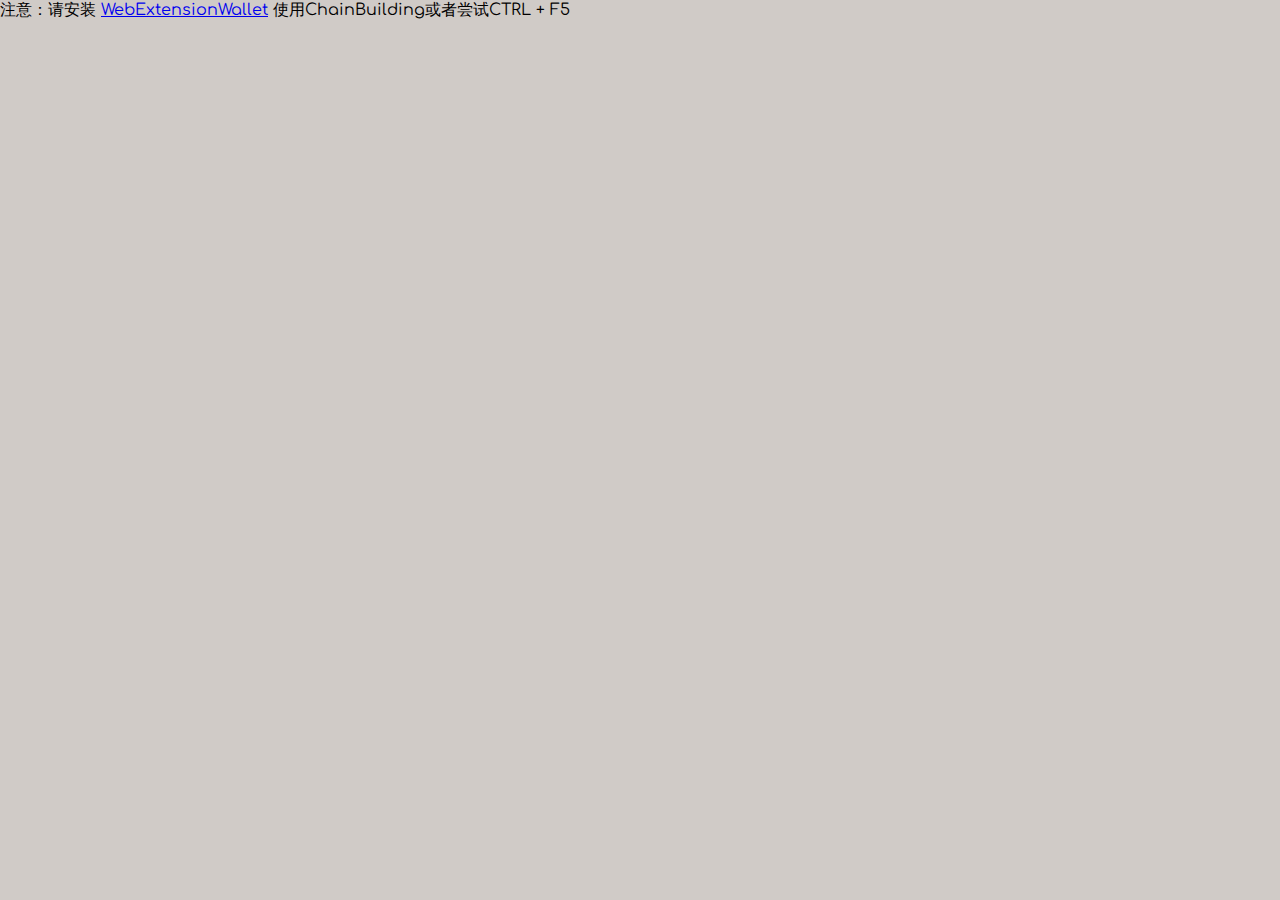
<file: index.html>
<!DOCTYPE html>

<html lang="en">



<head>

	<meta charset="UTF-8">

	<meta http-equiv="X-UA-Compatible" content="ie=edge">

	<meta name="viewport" content="width=device-width,initial-scale=1, maximum-scale=1, minimum-scale=1, user-scalable=no">
	<meta http-equiv="Expires" content="Mon, 26 Jul 1997 05:00:00 GMT">
	<meta http-equiv="Pragma" content="no-cache">
	<title>ChainBuilding</title>	
</head>    



<body>		

	<div class="content">		
		<div class="logo"><img src="img/logo.png" alt=""></div>
		<div class="buttons">
			<a href="game.html"><button class="play">玩</button></a>
			<a href="#ranking" class="popup"><button class="ranking">排行</button></a>
		</div>
		<div class="nav">
			<a href="en.html" class="lang">EN</a>
			<a href="#contacts" class="popup">往来</a>
		</div>
	</div>

	<div id="ranking" class="mfp-fade mfp-hide">
		<h1>排行</h1>
		<ul class="headers">
			<li>
				<span class="name">播放机</span>
				</span><span class="result">得分了</span>
			</li> 
		</ul>			
		<ul class="values">	 					
		</ul>		
	</div>
	<div id="contacts" class="mfp-fade mfp-hide">
		<h1>往来</h1>
		<a href="mailto:fakerzas91@gmail.com">fakerzas91@gmail.com</a>
	</div>
	<div class="noExtension" style="display: none"> 
		注意：请安装 <a target="_blank" href="https://github.com/ChengOrangeJu/WebExtensionWallet">WebExtensionWallet</a>  使用ChainBuilding或者尝试CTRL + F5
	</div>
	<div class="errNetwork" style="display: none">
		注意：对不起，您使用不正确的网络
	</div>	
	
	<script src='lib/jquery-3.3.1.min.js'></script>
	<link rel="stylesheet" href="lib/main.css">	
    <script src='lib/nebPay.js'></script>
    <script scr='lib/three.min.js'></script>    	
    <script src="lib/common.js"></script>
    <script src='lib/jquery.magnific-popup.js'></script> 	
    <link rel="stylesheet" href="lib/magnific-popup.css">    
    <link href="https://fonts.googleapis.com/css?family=Roboto" rel="stylesheet">    
    <script>
	    $('.popup').magnificPopup({
		    type:'inline',
		    fixedContentPos: true, 
		    mainClass: 'mfp-fade',      
		    showCloseBtn: true,
		    closeOnBgClick: true
		  });   
	</script>
</body>
</html>
</file>
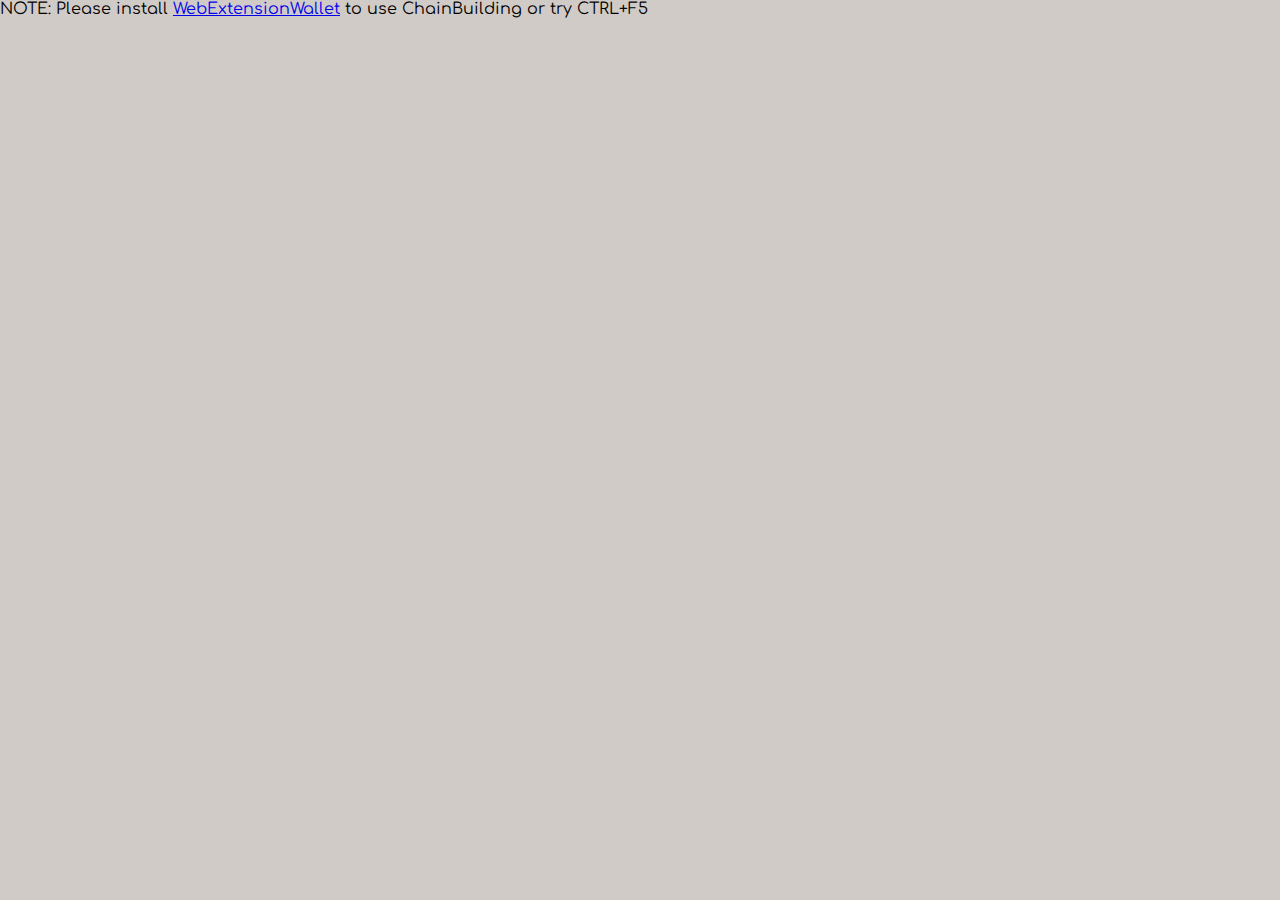
<file: en.html>
<!DOCTYPE html>

<html lang="en">



<head>

	<meta charset="UTF-8">

	<meta http-equiv="X-UA-Compatible" content="ie=edge">

	<meta name="viewport" content="width=device-width,initial-scale=1, maximum-scale=1, minimum-scale=1, user-scalable=no">
	<meta http-equiv="Expires" content="Mon, 26 Jul 1997 05:00:00 GMT">
	<meta http-equiv="Pragma" content="no-cache">
	<title>ChainBuilding</title>	
</head>    



<body>		

	<div class="content">		
		<div class="logo"><img src="img/logo.png" alt=""></div>
		<div class="buttons">
			<a href="game_en.html"><button class="play">Play</button></a>
			<a href="#ranking" class="popup"><button class="ranking">Ranking</button></a>
		</div>
		<div class="nav">
			<a href="index.html" class="lang">中文</a>
			<a href="#contacts" class="popup">contacts</a>
		</div>
	</div>

	<div id="ranking" class="mfp-fade mfp-hide">
		<h1>Ranking</h1>
		<ul class="headers">
			<li>
				<span class="name">Player</span>
				</span><span class="result">Score</span>
			</li> 
		</ul>			
		<ul class="values">	 					
		</ul>		
	</div>
	<div id="contacts" class="mfp-fade mfp-hide">
		<h1>Contacts</h1>
		<a href="mailto:fakerzas91@gmail.com">fakerzas91@gmail.com</a>
	</div>
	<div class="noExtension" style="display: none"> 
		NOTE: Please install <a target="_blank" href="https://github.com/ChengOrangeJu/WebExtensionWallet">WebExtensionWallet</a>  to use ChainBuilding or try CTRL+F5
	</div>
	<div class="errNetwork" style="display: none">
		NOTE: Sorry, you use incorrect net
	</div>	
	

	
	<script src='lib/jquery-3.3.1.min.js'></script>
	<link rel="stylesheet" href="lib/main.css">	
    <script src='lib/nebPay.js'></script>
    <script scr='lib/three.min.js'></script>    	
    <script src="lib/common.js"></script>
    <script src='lib/jquery.magnific-popup.js'></script> 	
    <link rel="stylesheet" href="lib/magnific-popup.css">    
    <link href="https://fonts.googleapis.com/css?family=Roboto" rel="stylesheet">    
    <script>
	    $('.popup').magnificPopup({
		    type:'inline',
		    fixedContentPos: true, 
		    mainClass: 'mfp-fade',      
		    showCloseBtn: true,
		    closeOnBgClick: true
		  });   
	</script>
</body>
</html>
</file>
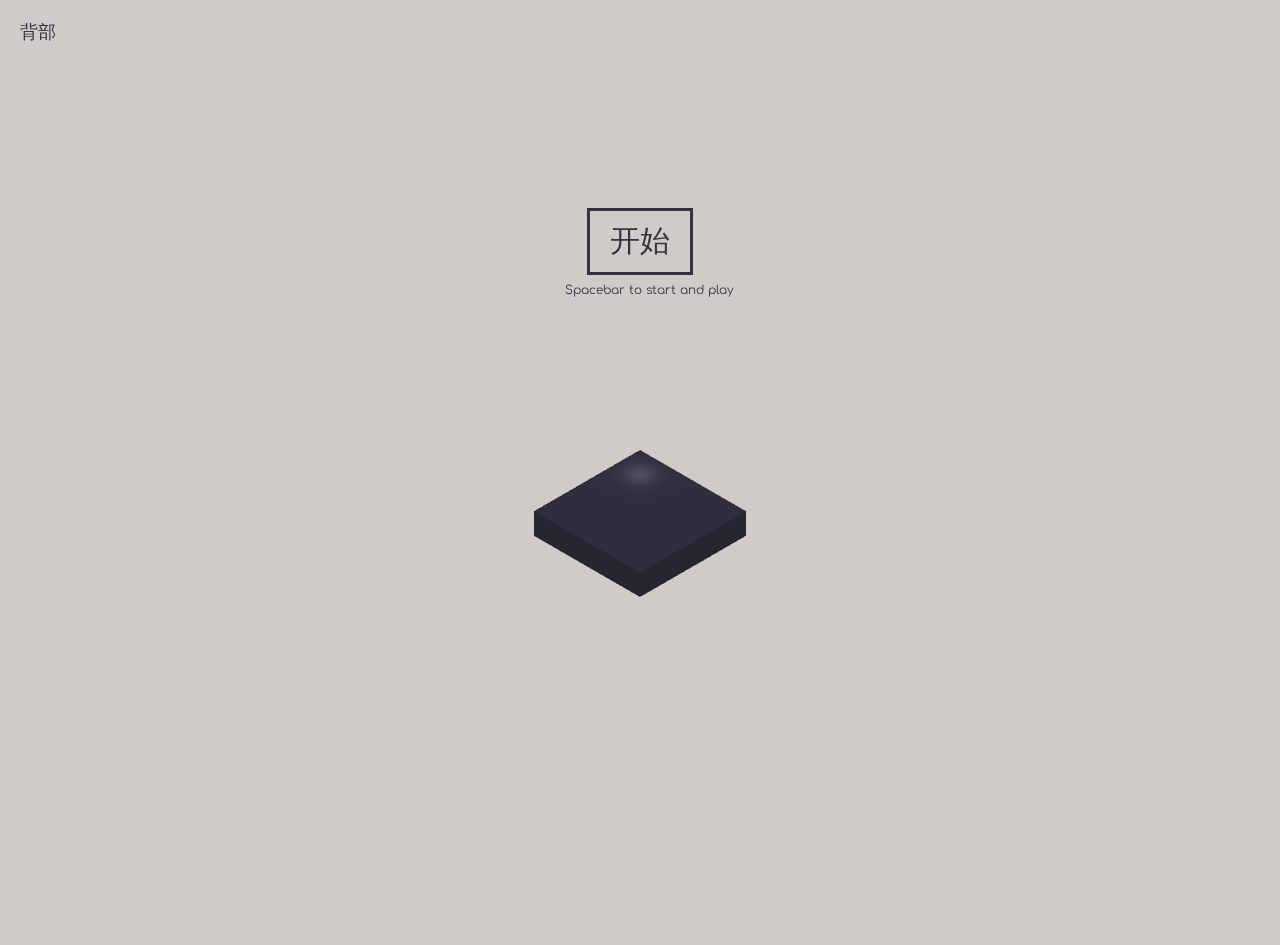
<file: game.html>
<!DOCTYPE html>

<html lang="en">



<head>

	<meta charset="UTF-8">

	<meta http-equiv="X-UA-Compatible" content="ie=edge">

	<meta name="viewport" content="width=device-width,initial-scale=1, maximum-scale=1, minimum-scale=1, user-scalable=no">
	<meta http-equiv="Expires" content="Mon, 26 Jul 1997 05:00:00 GMT">
	<meta http-equiv="Pragma" content="no-cache">
	<title>ChainBuilding</title>	
</head>    



<body>			
	<div id="container">				
		<div id="game">
			<a class="arrow_back" href="index.html">
			背部
		</a>
		</div>
		<div id="score">0</div>
		<div id="instructions">按空格键放置块</div>
		<div class="game-over">
			<h2>Game Over</h2>
			<input type="text" class="name_rank" placeholder="name">
			<button class="inrank">添加到排名</button>
			<p>空格键重新开始</p>
		</div>
		<div class="game-ready">
			<div id="start-button">开始</div>			
			<div></div>
		</div>
	</div>
	
	<a href="#ranking" class="popup"><button class="ranking">排行</button></a>
	<div id="ranking" class="mfp-fade mfp-hide">
		<h1>排行</h1>
		<ul class="headers">
			<li>
				<span class="name">播放机</span>
				</span><span class="result">得分了</span>
			</li> 
		</ul>			
		<ul class="values">	 					
		</ul>		
	</div>

	<div class="noExtension" style="display: none"> 
		注意：请安装 <a target="_blank" href="https://github.com/ChengOrangeJu/WebExtensionWallet">WebExtensionWallet</a>  使用ChainBuilding或者尝试CTRL + F5
	</div>
	<div class="errNetwork" style="display: none">
		注意：对不起，您使用不正确的网络
	</div>	
	<a href="#transaction" class="transaction" style="position: absolute; width: 0.1px; opacity: .1"></a>	
	<div id="transaction" class="mfp-hide mfp-fade">
		<p>Transaction is pending</p>
		<img src="img/pending.gif" alt="">
		<div class="hash"></div>	
	</div>
	
	<script src='lib/jquery-3.3.1.min.js'></script>
	<link rel="stylesheet" href="lib/main.css">	
    <script src='lib/nebPay.js'></script>
    <script scr='lib/three.min.js'></script>    	
    <script src="lib/common.js"></script>
    <script src='lib/jquery.magnific-popup.js'></script> 	
    <link rel="stylesheet" href="lib/magnific-popup.css">    
    <link href="https://fonts.googleapis.com/css?family=Roboto" rel="stylesheet">    
    <script>
	    $('.transaction').magnificPopup({
		    type:'inline',
		    fixedContentPos: true, 
		    mainClass: 'mfp-fade',      
		    showCloseBtn: true,
		    closeOnBgClick: false
		  });  
	    $('.popup').magnificPopup({
		    type:'inline',
		    fixedContentPos: true, 
		    mainClass: 'mfp-fade',      
		    showCloseBtn: true,
		    closeOnBgClick: false
		  });  
	</script>
</body>
</html>
</file>
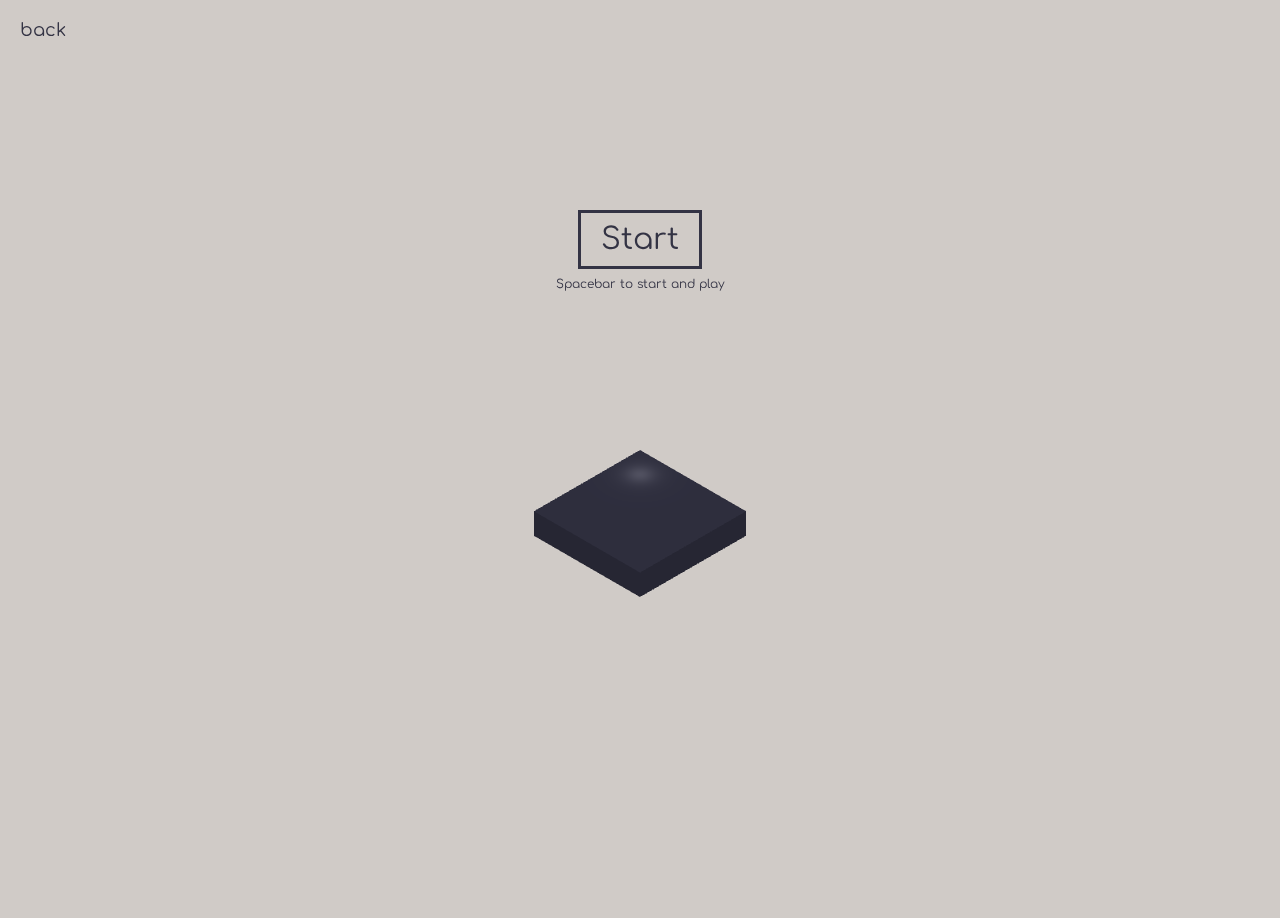
<file: game_en.html>
<!DOCTYPE html>

<html lang="en">



<head>

	<meta charset="UTF-8">

	<meta http-equiv="X-UA-Compatible" content="ie=edge">

	<meta name="viewport" content="width=device-width,initial-scale=1, maximum-scale=1, minimum-scale=1, user-scalable=no">
	<meta http-equiv="Expires" content="Mon, 26 Jul 1997 05:00:00 GMT">
	<meta http-equiv="Pragma" content="no-cache">
	<title>ChainBuilding</title>	
</head>    



<body>			
	<div id="container">				
		<div id="game">
			<a class="arrow_back" href="en.html">
			back
		</a>
		</div>
		<div id="score">0</div>
		<div id="instructions">Click (or press the spacebar) to place the block</div>
		<div class="game-over">
			<h2>Game Over</h2>
			<input type="text" class="name_rank" placeholder="name">
			<button class="inrank">Add to ranking</button>
			<p>Spacebar to start again</p>
		</div>
		<div class="game-ready">
			<div id="start-button">Start</div>			
			<div></div>
		</div>
	</div>

	<a href="#transaction" class="transaction" style="position: absolute; width: 0.1px; opacity: .1"></a>	
	<div id="transaction" class="mfp-hide mfp-fade">
		<p>Transaction is pending</p>
		<img src="img/pending.gif" alt="">
		<div class="hash"></div>	
	</div>
	
	<div class="noExtension" style="display: none"> 
		NOTE: Please install <a target="_blank" href="https://github.com/ChengOrangeJu/WebExtensionWallet">WebExtensionWallet</a>  to use ChainBuilding or try CTRL+F5
	</div>
	<div class="errNetwork" style="display: none">
		NOTE: Sorry, you use incorrect net
	</div>	

	<a href="#ranking" class="popup" style="opacity: 0; width: 0.00001; position: absolute; top: 0; left: -999px"><button class="ranking">Ranking</button></a>
	<div id="ranking" class="mfp-fade mfp-hide">
		<h1>Ranking</h1>
		<ul class="headers">
			<li>
				<span class="name">Player</span>
				</span><span class="result">Score</span>
			</li> 
		</ul>			
		<ul class="values">	 					
		</ul>		
	</div>

	<script src='lib/jquery-3.3.1.min.js'></script>
	<link rel="stylesheet" href="lib/main.css">	
    <script src='lib/nebPay.js'></script>
    <script scr='lib/three.min.js'></script>    	
    <script src="lib/common.js"></script>
    <script src='lib/jquery.magnific-popup.js'></script> 	
    <link rel="stylesheet" href="lib/magnific-popup.css">    
    <link href="https://fonts.googleapis.com/css?family=Roboto" rel="stylesheet">    
    <script>
	    $('.transaction').magnificPopup({
		    type:'inline',
		    fixedContentPos: true, 
		    mainClass: 'mfp-fade',      
		    showCloseBtn: true,
		    closeOnBgClick: false
		  });
		  $('.popup').magnificPopup({
		    type:'inline',
		    fixedContentPos: true, 
		    mainClass: 'mfp-fade',      
		    showCloseBtn: true,
		    closeOnBgClick: false 
		  });      
	</script>
</body>
</html>
</file>
<file: lib/main.css>
@import url('https://fonts.googleapis.com/css?family=Comfortaa');
html, body {
  background: #d0cbc7;
  margin: 0;
  overflow: hidden;
  height: 100%;
  width: 100%;
  position: relative;
  font-family: 'Comfortaa', cursive;
}
button, input {
  font-family: 'Comfortaa', cursive;
}
#container {
  width: 100%;
  height: 100%;
}
#container #score {
  position: absolute;
  top: 20px;
  width: 100%;
  text-align: center;
  font-size: 10vh;
  transition: transform 0.5s ease;
  color: #334;
  transform: translatey(-200px) scale(1);
}
#container #game {
  position: absolute;
  top: 0;
  right: 0;
  bottom: 0;
  left: 0;
}
#container .game-over {
  position: absolute;
  top: 0;
  left: 0;
  width: 100%;
  height: 85%;
  display: flex;
  flex-direction: column;
  align-items: center;
  justify-content: center;
}
#container .game-over * {
  transition: opacity 0.5s ease, transform 0.5s ease;
  opacity: 0;
  transform: translatey(-50px);
  color: #334;
}
#container .game-over h2 {
  margin: 0;
  padding: 0;
  font-size: 40px;
}
#container .game-ready {
  position: absolute;
  top: 0;
  left: 0;
  width: 100%;
  height: 100%;
  display: flex;
  flex-direction: column;
  align-items: center;
  justify-content: space-around;
}
#container .game-ready #start-button {
  transition: opacity 0.5s ease, transform 0.5s ease;
  opacity: 0;
  transform: translatey(-50px);
  border: 3px solid #334;
  padding: 10px 20px;
  background-color: transparent;
  color: #334;
  font-size: 30px;
}
#container #instructions {
  position: absolute;
  width: 100%;
  top: 16vh;
  left: 0;
  text-align: center;
  transition: opacity 0.5s ease, transform 0.5s ease;
  opacity: 0;
}
#container #instructions.hide {
  opacity: 0 !important;
}
#container.playing #score, #container.resetting #score {
  transform: translatey(0px) scale(1);
}
#container.playing #instructions {
  opacity: 1;
}
#container.ready .game-ready #start-button {
  opacity: 1;
  transform: translatey(0);
}
#container.ended #score {
  transform: translatey(6vh) scale(1.5);
}
#container.ended .game-over * {
  opacity: 1;
  transform: translatey(0);
}
#container.ended .game-over p {
  transition-delay: 0.3s;
}

.content button {
  border: 3px solid #334;
  transition: .6s;
  width: 200px;
  padding: 10px 20px;
  color: #334;
  font-size: 30px;
  background: transparent;  
  cursor: pointer;
}

.content a {
  display: inline-block;
}

.content button:nth-child(1) {
  margin-right: 20px;
}

.content button:hover {
  background: #334;
  color: #fff;
}
.content a {
  transition: .6s;
}
.content button:hover a {
  color: #fff;
}

.play {
  margin-left: 20px;
}
.content a {
  color: #334;
  text-decoration: none;
}

.buttons {
  width: 470px;
  margin: 0 auto;  
}

.logo img {
  width: 100%
}

.logo {
  width: 700px;
  margin: 100px auto 80px auto;
}

.arrow_back {
  font-size: 18px;
  top: 20px;
  left: 20px;
  position: absolute;
  cursor: pointer;
  text-decoration: none;
  color: #334;
  z-index: 100;
}

.name_rank {
  background: transparent;
  border: unset;
  border-bottom: 1px solid #334;
  display: inline-block;
  margin-right: 200px;
  margin-top: 40px;
  z-index: 100;
  width: 160px;
  font-size: 18px;
}

.inrank {
  border: 3px solid #334;
  transition: .6s;
  width: 170px;
  padding: 8px;
  color: #334;
  font-size: 16px;
  background: transparent;
  cursor: pointer;
  display: inline-block;
  margin-top: -40px;
  margin-left: 220px;
  z-index: 100;
}

.game-over p {
  margin-top: 30px;
}

#start-button:after {
  content: 'Spacebar to start and play ';
  position: absolute;
  bottom: -25px;
  font-size: 12px;
  width: 180px;
  left: -25px;
}

button:focus, input:focus, a:focus {
  outline: unset;
}

#ranking, #contacts {
  background: #d0cbc7;
  width: 1100px;
  position: relative;
  margin: 0 auto; 
  padding: 50px;
}

#contacts {
  text-align: center;
}

#contacts h1 {
  margin-bottom: 50px;
}
#ranking h1 {
  text-align: center;
  margin-bottom: 50px;
}

#ranking .values .result {
  margin-left: 15px;
}
ul {
  width: 80%;
  margin: 0 auto;
}

li {
  list-style: none;
}

.name {
  width: 40%;
  margin-left: 25%;
}

.result {
  width: 10%;
  vertical-align: top;
}

ul li span {
  display: inline-block;
}

.headers {
  font-weight: 900;
  margin-bottom: 25px;
}


.adress { 
  font-size: 12px;
  opacity: .7;
  display: block;
}

li {
  vertical-align: middle;
  margin-bottom: 15px;
}
.nav {
  bottom: 30px;
  position: absolute;
  right: 30px;
}

.nav a {
  margin-right: 15px;
}


#transaction {
  background: #d0cbc7;
  width: 1000px;
  text-align: center;
  margin: 0 auto;
  padding: 30px;
  position: relative;
}

#transaction img, p {
  display: inline-block;
  vertical-align: middle;
}

#transaction img {
  width: 80px;
}

#transaction p {
  font-size: 18px;
  margin-right: 15px;
}

#transaction button {
  opacity: 0;
  width: 0.001px;
}

.hash {
  width: 300px;
  margin: 0 auto;
  position: relative;
  margin-left: 0px;
}

.hash p {
  position: relative;
  width: 300px;
  position: absolute;
  left: 190px;
  top: -19px;
}
</file>
